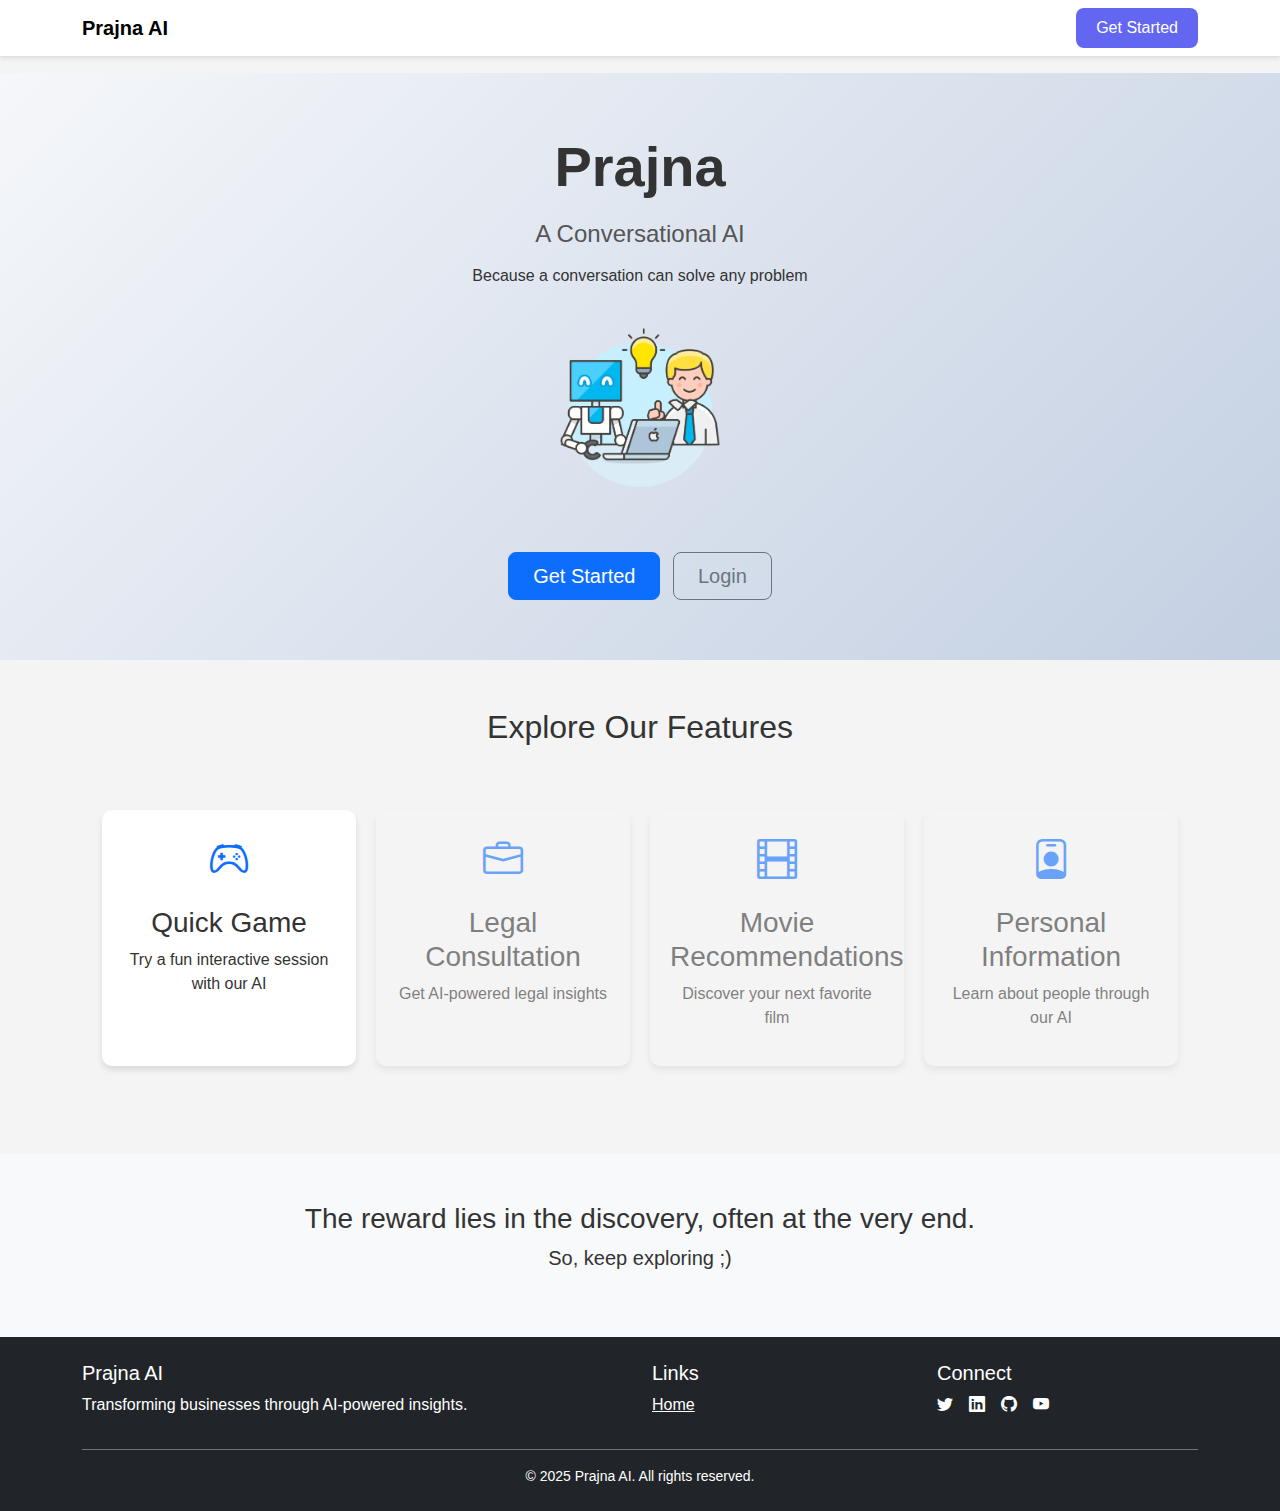
<file: index.html>
<!DOCTYPE html>
<html>
<head>
    <title>Home|Prajna AI</title>
    <meta name="viewport" content="width=device-width, initial-scale=1.0">
    <link href="https://cdn.jsdelivr.net/npm/bootstrap@5.3.0/dist/css/bootstrap.min.css" rel="stylesheet">
    <link rel="stylesheet" href="https://cdn.jsdelivr.net/npm/bootstrap-icons@1.11.0/font/bootstrap-icons.css">
    <style>
        html, body {
            height: 100%;
        }
        body {
            display: flex;
            flex-direction: column;
            min-height: 100vh;
            background-color: #f4f4f4;
            color: #333;
            font-family: 'Arial', sans-serif;
        }
        .content-wrapper {
            flex: 1 0 auto;
        }
        footer {
            flex-shrink: 0;
        }
        .navbar-nav .nav-link {
            color: #333;
            font-weight: 500;
        }
        .get-started-btn {
            background-color: #6366f1;
            color: white;
            border-radius: 8px;
            padding: 8px 20px;
            transition: all 0.3s ease;
            border: none;
        }
        .get-started-btn:hover {
            background-color: #5153cc;
            color: white;
        }
        
        /* Hero section styling */
        .hero-section {
            background: linear-gradient(135deg, #f5f7fa 0%, #c3cfe2 100%);
            padding: 60px 0;
            text-align: center;
        }
        .hero-title {
            font-size: 3.5rem;
            font-weight: 700;
            color: #333;
            margin-bottom: 20px;
        }
        .hero-subtitle {
            font-size: 1.5rem;
            margin-bottom: 15px;
            color: #555;
        }
        .hero-text {
            max-width: 700px;
            margin: 0 auto 30px;
        }
        
        /* Card container styling */
        .card-container {
            display: grid;
            grid-template-columns: repeat(auto-fit, minmax(250px, 1fr));
            gap: 20px;
            padding: 40px 20px;
        }
        .feature-card {
            background-color: white;
            border-radius: 10px;
            padding: 20px;
            text-align: center;
            transition: transform 0.3s ease, box-shadow 0.3s ease;
            text-decoration: none;
            color: #333;
            box-shadow: 0 4px 6px rgba(0,0,0,0.1);
        }
        .feature-card:hover {
            transform: translateY(-10px);
            box-shadow: 0 10px 15px rgba(0,0,0,0.1);
            color: #333;
        }
        .feature-card.disabled {
            opacity: 0.6;
            pointer-events: none;
            background-color: #f5f5f5;
        }
        .brand-image {
            width: 180px;
            margin-bottom: 30px;
        }
        
        /* Mobile optimizations */
        @media (max-width: 768px) {
            .hero-title {
                font-size: 2.5rem;
            }
            .hero-subtitle {
                font-size: 1.2rem;
            }
            .card-container {
                grid-template-columns: repeat(auto-fit, minmax(200px, 1fr));
                padding: 20px 15px;
            }
        }
    </style>
</head>
<body>
    <div class="content-wrapper">
        <nav class="navbar navbar-expand-lg navbar-light bg-white border-bottom shadow-sm mb-3">
            <div class="container">
                <a class="navbar-brand fw-bold" href="#">Prajna AI</a>
                <button class="navbar-toggler" type="button" data-bs-toggle="collapse" data-bs-target="#navbarNav">
                    <span class="navbar-toggler-icon"></span>
                </button>
                <div class="collapse navbar-collapse" id="navbarNav">
                    <ul class="navbar-nav me-auto mb-2 mb-lg-0">
                        <li class="nav-item">
                    </ul>

                    <a href="getstarted.html" class="btn get-started-btn">Get Started</a>
                </div>
            </div>
        </nav>

        <!-- Hero Section -->
        <section class="hero-section">
            <div class="container">
                <h1 class="hero-title">Prajna</h1>
                <h2 class="hero-subtitle">A Conversational AI</h2>
                <p class="hero-text">Because a conversation can solve any problem</p>
                <img src="AiLandingPage.png" alt="Prajna" class="brand-image">
                <div class="mt-4">
                    <a href="getstarted.html" class="btn btn-primary btn-lg px-4 me-2">Get Started</a>
                    <a href="login.html" class="btn btn-outline-secondary btn-lg px-4">Login</a>
                </div>
            </div>
        </section>

        <!-- Features / Cards Section -->
        <section class="container">
            <h2 class="text-center mt-5 mb-4">Explore Our Features</h2>
            <div class="card-container">
                <a href="getstarted.html" class="feature-card">
                    <div class="mb-3">
                        <i class="bi bi-controller fs-1 text-primary"></i>
                    </div>
                    <h3>Quick Game</h3>
                    <p>Try a fun interactive session with our AI</p>
                </a>
                <a href="#" class="feature-card disabled">
                    <div class="mb-3">
                        <i class="bi bi-briefcase fs-1 text-primary"></i>
                    </div>
                    <h3>Legal Consultation</h3>
                    <p>Get AI-powered legal insights</p>
                </a>
                <a href="#" class="feature-card disabled">
                    <div class="mb-3">
                        <i class="bi bi-film fs-1 text-primary"></i>
                    </div>
                    <h3>Movie Recommendations</h3>
                    <p>Discover your next favorite film</p>
                </a>
                <a href="#" class="feature-card disabled">
                    <div class="mb-3">
                        <i class="bi bi-person-badge fs-1 text-primary"></i>
                    </div>
                    <h3>Personal Information</h3>
                    <p>Learn about people through our AI</p>
                </a>
            </div>
        </section>

        <!-- Quote Section -->
        <section class="py-5 bg-light mt-5">
            <div class="container text-center">
                <h3>The reward lies in the discovery, often at the very end.</h3>
                <p class="lead">So, keep exploring ;)</p>
            </div>
        </section>
    </div>

    <!-- Footer -->
    <footer class="bg-dark text-white py-4">
        <div class="container">
            <div class="row">
                <div class="col-md-6">
                    <h5>Prajna AI</h5>
                    <p>Transforming businesses through AI-powered insights.</p>
                </div>
                <div class="col-md-3">
                    <h5>Links</h5>
                    <ul class="list-unstyled">
                        <li><a href="index.html" class="text-white">Home</a></li>
                    </ul>
                </div>
                <div class="col-md-3">
                    <h5>Connect</h5>
                    <div class="d-flex">
                        <a href="#" class="text-white me-3"><i class="bi bi-twitter"></i></a>
                        <a href="#" class="text-white me-3"><i class="bi bi-linkedin"></i></a>
                        <a href="#" class="text-white me-3"><i class="bi bi-github"></i></a>
                        <a href="#" class="text-white"><i class="bi bi-youtube"></i></a>
                    </div>
                </div>
            </div>
            <div class="border-top border-secondary pt-3 mt-3">
                <p class="small text-center mb-0">&copy; 2025 Prajna AI. All rights reserved.</p>
            </div>
        </div>
    </footer>

    <script src="https://cdn.jsdelivr.net/npm/bootstrap@5.3.0/dist/js/bootstrap.bundle.min.js"></script>
</body>
</html>
</file>
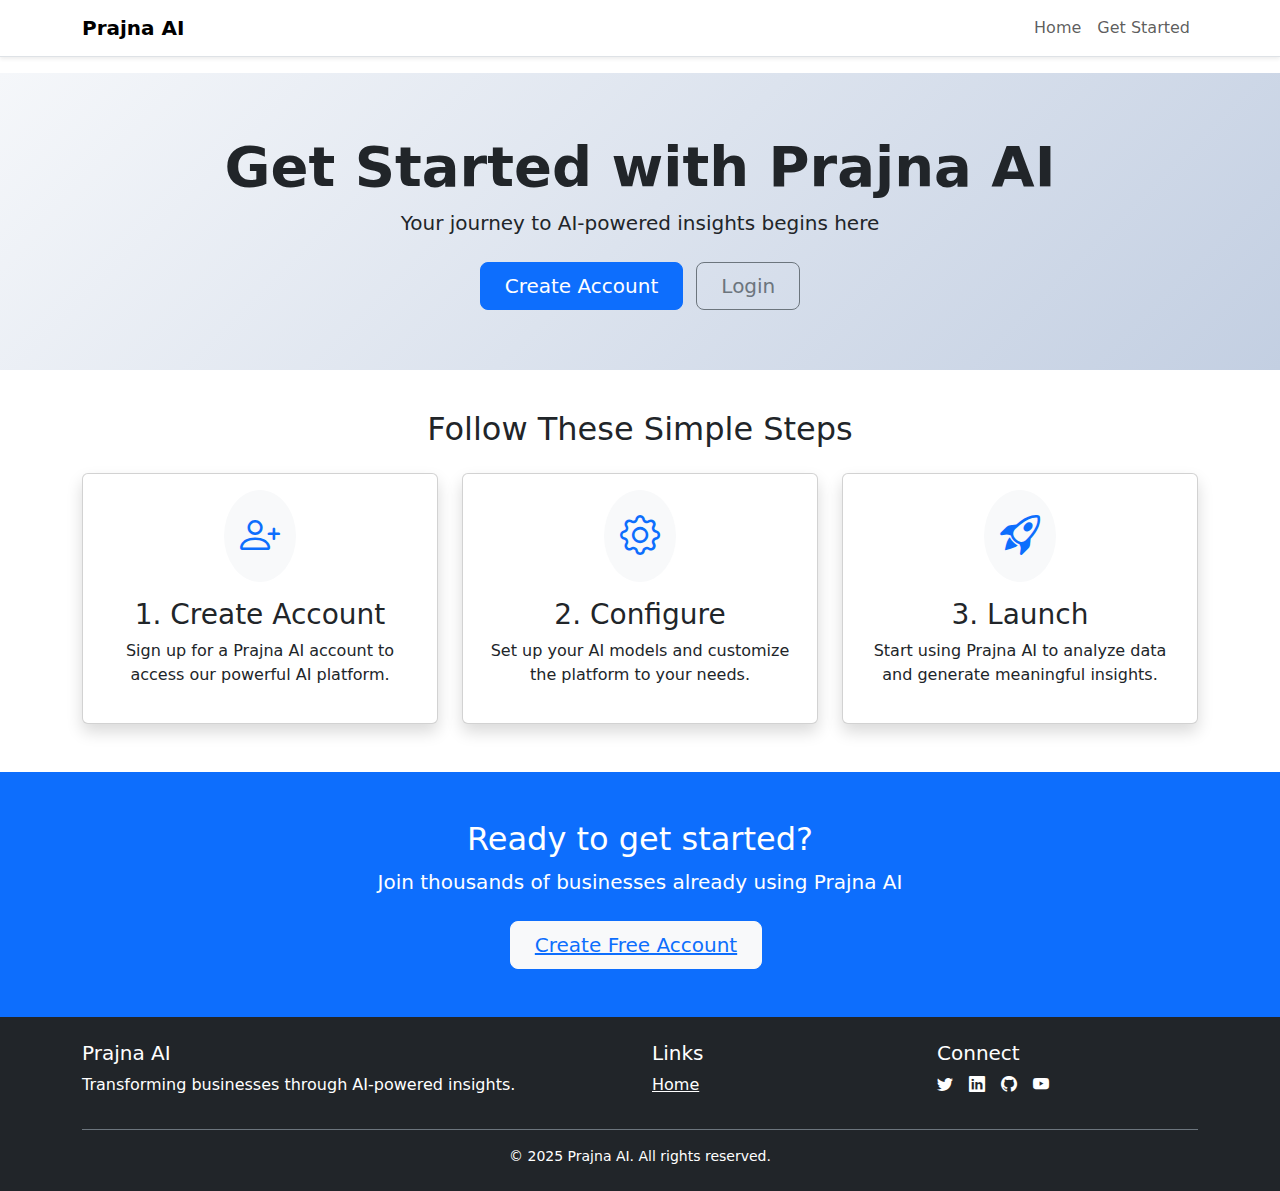
<file: getstarted.html>
<!DOCTYPE html>
<html>
<head>
    <title>Get Started|Prajna Ai</title>
    <meta name="viewport" content="width=device-width, initial-scale=1.0">
    <link href="https://cdn.jsdelivr.net/npm/bootstrap@5.3.0/dist/css/bootstrap.min.css" rel="stylesheet">
    <link rel="stylesheet" href="https://cdn.jsdelivr.net/npm/bootstrap-icons@1.11.0/font/bootstrap-icons.css">
    <style>
        html, body {
            height: 100%;
        }
        body {
            display: flex;
            flex-direction: column;
            min-height: 100vh;
        }
        .content-wrapper {
            flex: 1 0 auto;
        }
        footer {
            flex-shrink: 0;
        }
        .hero-section {
            background: linear-gradient(135deg, #f5f7fa 0%, #c3cfe2 100%);
            padding: 60px 0;
            margin-bottom: 40px;
        }
        .step-card {
            transition: transform 0.3s;
            margin-bottom: 20px;
        }
        .step-card:hover {
            transform: translateY(-10px);
        }
        .feature-icon {
            font-size: 2.5rem;
            margin-bottom: 1rem;
            color: #6366f1;
        }
        .modal-dialog {
            max-width: 90%;
            margin: 20px auto;
        }
        
        .modal-body {
            position: relative;
            padding: 0;
        }
        
        .video-container {
            position: relative;
            padding-bottom: 56.25%; /* 16:9 Aspect Ratio */
            height: 0;
            overflow: hidden;
        }
        
        .video-container iframe {
            position: absolute;
            top: 0;
            left: 0;
            width: 100%;
            height: 100%;
            border: 0;
        }
        
        /* Mobile-specific adjustments */
        @media (max-width: 768px) {
            .hero-section {
                padding: 30px 0;
                margin-bottom: 20px;
            }
            .display-4 {
                font-size: 2rem;
            }
            .lead {
                font-size: 1rem;
            }
            .btn-lg {
                padding: 0.5rem 1rem;
                font-size: 1rem;
            }
            .card-body {
                padding: 1rem;
            }
            .py-5 {
                padding-top: 2rem !important;
                padding-bottom: 2rem !important;
            }
            .rounded-circle {
                padding: 1.5rem !important;
            }
        }
    </style>
    <!-- ...existing head content... -->
</head>
<body>
    <div class="content-wrapper">
        <nav class="navbar navbar-expand-lg navbar-light bg-white border-bottom shadow-sm mb-3">
            <div class="container">
                <a class="navbar-brand fw-bold" href="index.html">Prajna AI</a>
                <button class="navbar-toggler" type="button" data-bs-toggle="collapse" data-bs-target="#navbarNav">
                    <span class="navbar-toggler-icon"></span>
                </button>
                <div class="collapse navbar-collapse" id="navbarNav">
                    <ul class="navbar-nav ms-auto">
                        <li class="nav-item">
                            <a class="nav-link" href="index.html">Home</a>
                        </li>
                        <li class="nav-item">
                            <a class="nav-link" href="getstarted.html">Get Started</a>
                        </li>
                    </ul>
                </div>
            </div>
        </nav>

        <!-- Hero Section -->
        <section class="hero-section">
            <div class="container text-center">
                <h1 class="display-4 fw-bold">Get Started with Prajna AI</h1>
                <p class="lead mb-4">Your journey to AI-powered insights begins here</p>
                <a href="signup.html" class="btn btn-primary btn-lg px-4 me-2">Create Account</a>
                <a href="login.html" class="btn btn-outline-secondary btn-lg px-4">Login</a>
            </div>
        </section>

        <!-- Getting Started Steps -->
        <section class="container mb-5">
            <h2 class="text-center mb-4">Follow These Simple Steps</h2>
            <div class="row g-4">
                <div class="col-md-4">
                    <div class="card h-100 shadow step-card">
                        <div class="card-body text-center">
                            <div class="rounded-circle bg-light p-3 d-inline-flex mb-3">
                                <i class="bi bi-person-plus fs-1 text-primary"></i>
                            </div>
                            <h3 class="card-title">1. Create Account</h3>
                            <p class="card-text">Sign up for a Prajna AI account to access our powerful AI platform.</p>
                        </div>
                    </div>
                </div>
                <div class="col-md-4">
                    <div class="card h-100 shadow step-card">
                        <div class="card-body text-center">
                            <div class="rounded-circle bg-light p-3 d-inline-flex mb-3">
                                <i class="bi bi-gear fs-1 text-primary"></i>
                            </div>
                            <h3 class="card-title">2. Configure</h3>
                            <p class="card-text">Set up your AI models and customize the platform to your needs.</p>
                        </div>
                    </div>
                </div>
                <div class="col-md-4">
                    <div class="card h-100 shadow step-card">
                        <div class="card-body text-center">
                            <div class="rounded-circle bg-light p-3 d-inline-flex mb-3">
                                <i class="bi bi-rocket-takeoff fs-1 text-primary"></i>
                            </div>
                            <h3 class="card-title">3. Launch</h3>
                            <p class="card-text">Start using Prajna AI to analyze data and generate meaningful insights.</p>
                        </div>
                    </div>
                </div>
            </div>
        </section>

        <!-- Call to Action -->
        <section class="bg-primary text-white py-5 text-center">
            <div class="container">
                <h2>Ready to get started?</h2>
                <p class="lead mb-4">Join thousands of businesses already using Prajna AI</p>
                <button class="btn btn-light btn-lg px-4 me-2"><a href="signup.html">Create Free Account</a></button>
            </div>
        </section>

        <!-- Tutorial Video Modal -->
        <div class="modal fade" id="tutorialModal" tabindex="-1" aria-labelledby="tutorialModalLabel" aria-hidden="true">
            <div class="modal-dialog modal-lg">
                <div class="modal-content">
                    <div class="modal-header">
                        <h5 class="modal-title" id="tutorialModalLabel">Prajna AI Tutorial</h5>
                        <button type="button" class="btn-close" data-bs-dismiss="modal" aria-label="Close"></button>
                    </div>

                    <div class="modal-footer">
                        <button type="button" class="btn btn-secondary" data-bs-dismiss="modal">Close</button>
                    </div>
                </div>
            </div>
        </div>
    </div>

    <!-- Footer -->
    <footer class="bg-dark text-white py-4">
        <div class="container">
            <div class="row">
                <div class="col-md-6">
                    <h5>Prajna AI</h5>
                    <p>Transforming businesses through AI-powered insights.</p>
                </div>
                <div class="col-md-3">
                    <h5>Links</h5>
                    <ul class="list-unstyled">
                        <li><a href="#" class="text-white">Home</a></li>
                    </ul>
                </div>
                <div class="col-md-3">
                    <h5>Connect</h5>
                    <div class="d-flex">
                        <a href="#" class="text-white me-3"><i class="bi bi-twitter"></i></a>
                        <a href="#" class="text-white me-3"><i class="bi bi-linkedin"></i></a>
                        <a href="#" class="text-white me-3"><i class="bi bi-github"></i></a>
                        <a href="#" class="text-white"><i class="bi bi-youtube"></i></a>
                    </div>
                </div>
            </div>
            <div class="border-top border-secondary pt-3 mt-3">
                <p class="small text-center mb-0">&copy; 2025 Prajna AI. All rights reserved.</p>
            </div>
        </div>
    </footer>

    <script src="https://cdn.jsdelivr.net/npm/bootstrap@5.3.0/dist/js/bootstrap.bundle.min.js"></script>
    <script>
        // Stop YouTube video when modal is closed
        const tutorialModal = document.getElementById('tutorialModal')
        if (tutorialModal) {
            tutorialModal.addEventListener('hidden.bs.modal', function () {
                const iframe = tutorialModal.querySelector('iframe');
                const iframeSrc = iframe.src;
                iframe.src = '';
                setTimeout(function(){
                    iframe.src = iframeSrc;
                }, 100);
            });
        }
    </script>
    <!-- ...existing scripts... -->
</body>
</html>
</file>
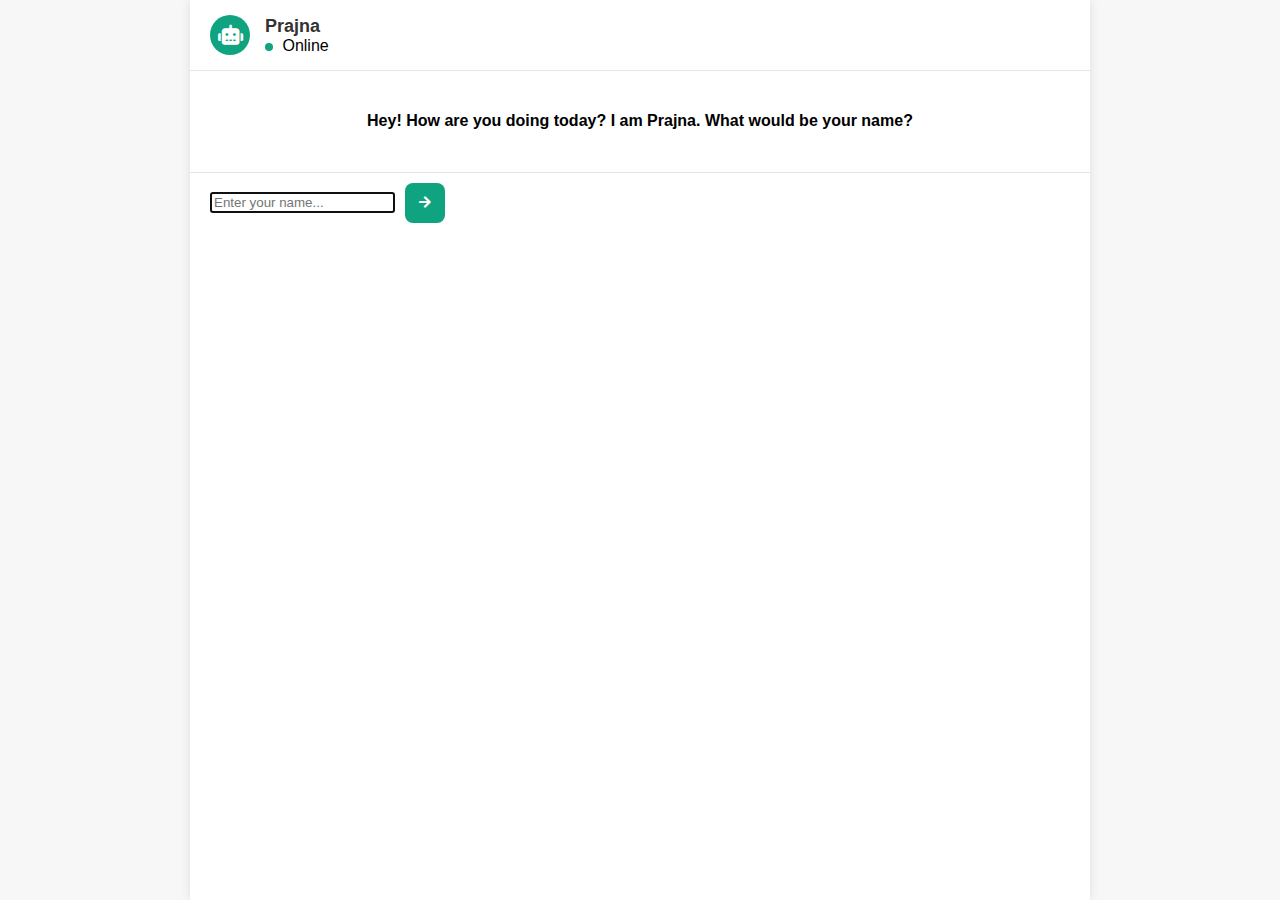
<file: index_chat__.html>
<!DOCTYPE html>
<html lang="en">
<!-- Added by HTTrack --><meta http-equiv="content-type" content="text/html;charset=utf-8" /><!-- /Added by HTTrack -->
<head>
    <meta charset="UTF-8">
    <meta name="viewport" content="width=device-width, initial-scale=1.0">
    <title>Prajna Chatbot</title>
    <link rel="stylesheet" href="styles.css">
    <link rel="stylesheet" href="https://cdnjs.cloudflare.com/ajax/libs/font-awesome/5.15.3/css/all.min.css">
</head>
<body>
    <div class="chat-wrapper">
        <!-- Bot Header -->
        <div class="chat-header">
            <div class="bot-avatar">
                <i class="fas fa-robot"></i>
            </div>
            <div class="bot-info">
                <h2>Prajna</h2>
                <div class="bot-status">
                    <span class="status-indicator online"></span>
                    <span>Online</span>
                </div>
            </div>
        </div>

        <!-- Main Chat Area Container -->
        <div class="chat-main-container">
            <!-- Initial Greeting -->
            <div id="header" class="greeting-section">
                <h4 id="initial-message">
                    Hey! How are you doing today? I am Prajna. What would be your name?
                </h4>
            </div>

            <!-- Name Input Section -->
            <div id="name-input-section" class="input-section">
                <input type="text" id="name-input" placeholder="Enter your name..." autofocus>
                <button onclick="submitName()" class="send-btn">
                    <i class="fas fa-arrow-right"></i>
                </button>
            </div>

            <!-- Dynamic Content Section (Initially Hidden) -->
            <div id="dynamic-content" style="display: none;">
                <p id="dynamic-message"></p>
            </div>

            <!-- Chat Container (Initially Hidden) -->
            <div id="chat-container" style="display: none; flex: 1; overflow-y: auto;">
                <div id="chat-display" class="chat-messages"></div>
                <div class="typing-indicator" id="typing-indicator" style="display: none;">
                    <span></span>
                    <span></span>
                    <span></span>
                </div>
                <div class="message-input-container">
                    <input type="text" id="user-input" placeholder="Type your message..." class="message-input">
                    <button onclick="sendMessage()" class="send-btn">
                        <i class="fas fa-paper-plane"></i>
                    </button>
                </div>
            </div>
        </div>
    </div>

    <script src="script.js"></script>
    <script>
        // Add ability to send message with Enter key
        document.getElementById('user-input').addEventListener('keypress', function(e) {
            if (e.key === 'Enter') {
                sendMessage();
            }
        });
        
        document.getElementById('name-input').addEventListener('keypress', function(e) {
            if (e.key === 'Enter') {
                submitName();
            }
        });
    </script>
</body>
</html>
</file>
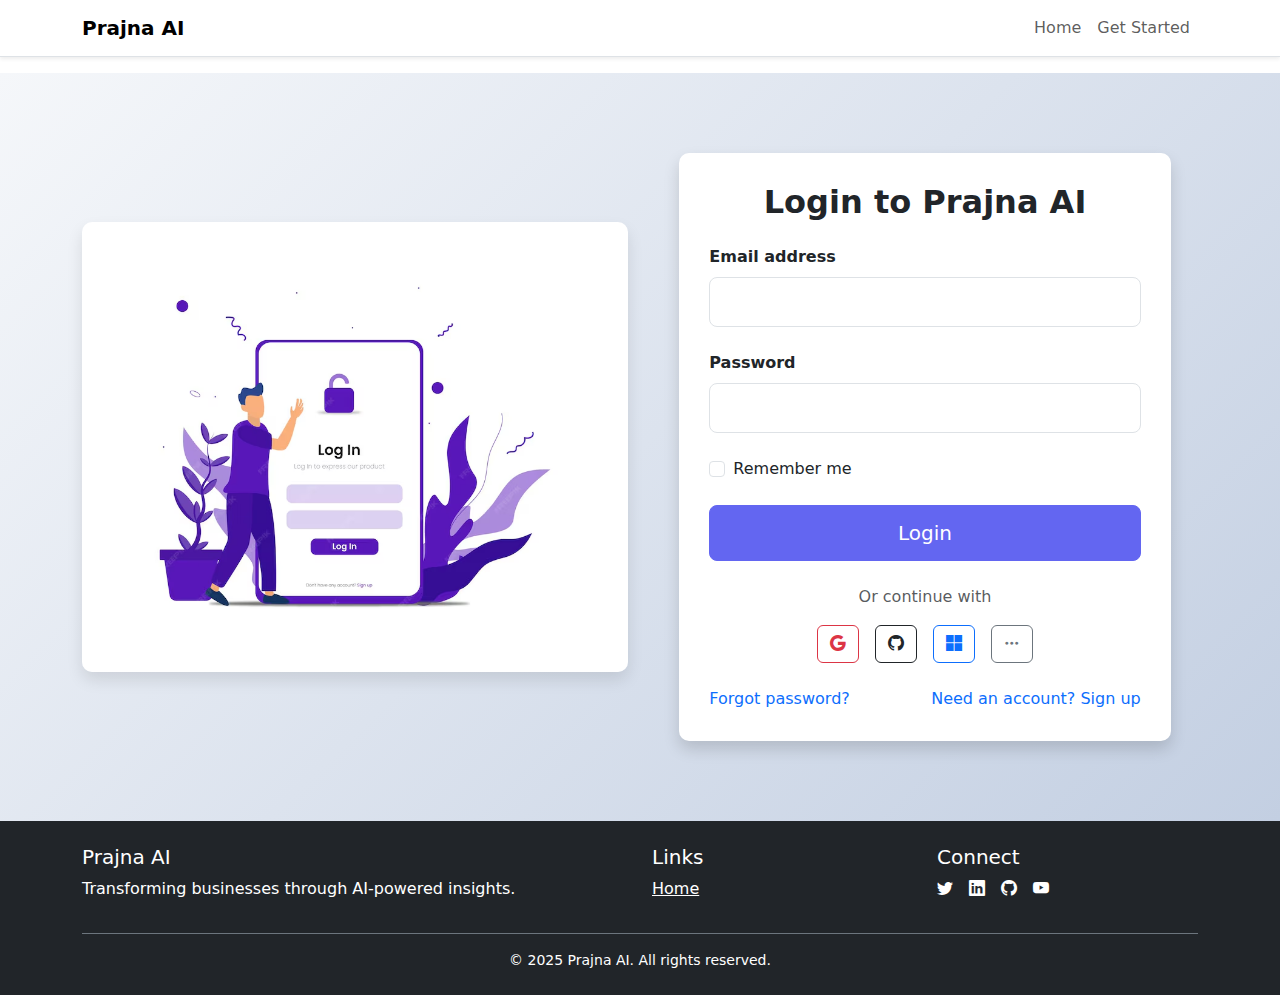
<file: login.html>
<!DOCTYPE html>
<html>
<head>
    <title>Login|Prajna AI</title>
    <meta name="viewport" content="width=device-width, initial-scale=1.0">
    <link href="https://cdn.jsdelivr.net/npm/bootstrap@5.3.0/dist/css/bootstrap.min.css" rel="stylesheet">
    <link rel="stylesheet" href="https://cdn.jsdelivr.net/npm/bootstrap-icons@1.11.0/font/bootstrap-icons.css">
    <style>
        html, body {
            height: 100%;
        }
        body {
            display: flex;
            flex-direction: column;
            min-height: 100vh;
        }
        .content-wrapper {
            flex: 1 0 auto;
        }
        footer {
            flex-shrink: 0;
        }
        .login-container {
            max-width: 100%;
            margin: 0;
            padding: 30px;
            border-radius: 10px;
            box-shadow: 0 0.5rem 1rem rgba(0, 0, 0, 0.15);
            background-color: white;
            width: 90%;
        }
        .hero-section {
            background: linear-gradient(135deg, #f5f7fa 0%, #c3cfe2 100%);
            padding: 80px 0;
            min-height: 500px;
            display: flex;
            align-items: center;
        }
        .hero-image {
            width: 100%;
            height: 450px;
            object-fit: cover;
            border-radius: 10px;
            box-shadow: 0 0.5rem 1rem rgba(0, 0, 0, 0.1);
        }
        .hero-col {
            display: flex;
            align-items: center;
            justify-content: center;
        }
        .form-control {
            padding: 0.75rem 1rem;
            border-radius: 8px;
        }
        .form-control:focus {
            border-color: #6366f1;
            box-shadow: 0 0 0 0.25rem rgba(99, 102, 241, 0.25);
        }
        .btn-primary {
            background-color: #6366f1;
            border-color: #6366f1;
            padding: 0.75rem 1.5rem;
            border-radius: 8px;
            font-weight: 500;
        }
        .btn-primary:hover {
            background-color: #5153cc;
            border-color: #5153cc;
        }
        /* Mobile-specific adjustments */
        @media (max-width: 768px) {
            .login-container {
                max-width: 90%;
                margin: 10px auto;
            }
            .hero-image-container {
                display: none;
            }
            .hero-section {
                padding: 40px 0;
                min-height: auto;
            }
        }
        @media (max-width: 576px) {
            .login-container {
                padding: 15px;
                margin: 10px auto;
            }
            .hero-section {
                padding: 20px 0;
            }
            .mt-3.d-flex {
                flex-direction: column;
                gap: 10px;
                text-align: center;
            }
            .btn-lg {
                padding: 0.5rem 1rem;
                font-size: 1rem;
            }
        }
    </style>
</head>
<body>
    <div class="content-wrapper">
        <nav class="navbar navbar-expand-lg navbar-light bg-white border-bottom shadow-sm mb-3">
            <div class="container">
                <a class="navbar-brand fw-bold" href="index.html">Prajna AI</a>
                <button class="navbar-toggler" type="button" data-bs-toggle="collapse" data-bs-target="#navbarNav">
                    <span class="navbar-toggler-icon"></span>
                </button>
                <div class="collapse navbar-collapse" id="navbarNav">
                    <ul class="navbar-nav ms-auto">
                        <li class="nav-item">
                            <a class="nav-link" href="index.html">Home</a>
                        </li>
                        <li class="nav-item">
                            <a class="nav-link" href="getstarted.html">Get Started</a>
                        </li>
                    </ul>
                </div>
            </div>
        </nav>

        <section class="hero-section">
            <div class="container">
                <div class="row">
                    <div class="col-md-6 hero-col hero-image-container mb-3 mb-md-0">
                        <img src="login.avif" alt="AI Technology" class="hero-image">
                    </div>
                    <div class="col-md-6 hero-col">
                        <div class="login-container">
                            <h2 class="text-center mb-4 fw-bold">Login to Prajna AI</h2>
                            <form>
                                <div class="mb-4">
                                    <label for="email" class="form-label fw-semibold">Email address</label>
                                    <input type="email" class="form-control" id="email" required>
                                </div>
                                <div class="mb-4">
                                    <label for="password" class="form-label fw-semibold">Password</label>
                                    <input type="password" class="form-control" id="password" required>
                                </div>
                                <div class="mb-4 form-check">
                                    <input type="checkbox" class="form-check-input" id="rememberMe">
                                    <label class="form-check-label" for="rememberMe">Remember me</label>
                                </div>
                                <div class="d-grid gap-2 mb-4">
                                    <button type="submit" class="btn btn-primary btn-lg">Login</button>
                                </div>
                                
                                <!-- Social Login Options -->
                                <div class="text-center mb-4">
                                    <p class="text-muted mb-3">Or continue with</p>
                                    <div class="d-flex justify-content-center gap-3">
                                        <button type="button" class="btn btn-outline-danger" title="Login with Google">
                                            <i class="bi bi-google"></i>
                                        </button>
                                        <button type="button" class="btn btn-outline-dark" title="Login with GitHub">
                                            <i class="bi bi-github"></i>
                                        </button>
                                        <button type="button" class="btn btn-outline-primary" title="Login with Microsoft">
                                            <i class="bi bi-microsoft"></i>
                                        </button>
                                        <button type="button" class="btn btn-outline-secondary" title="More options">
                                            <i class="bi bi-three-dots"></i>
                                        </button>
                                    </div>
                                </div>
                                
                                <div class="d-flex justify-content-between">
                                    <a href="#" class="text-decoration-none">Forgot password?</a>
                                    <a href="signup.html" class="text-decoration-none">Need an account? Sign up</a>
                                </div>
                            </form>
                        </div>
                    </div>
                </div>
            </div>
        </section>
    </div>

    <!-- Footer -->
    <footer class="bg-dark text-white py-4">
        <div class="container">
            <div class="row">
                <div class="col-md-6">
                    <h5>Prajna AI</h5>
                    <p>Transforming businesses through AI-powered insights.</p>
                </div>
                <div class="col-md-3">
                    <h5>Links</h5>
                    <ul class="list-unstyled">
                        <li><a href="index.html" class="text-white">Home</a></li>
                    </ul>
                </div>
                <div class="col-md-3">
                    <h5>Connect</h5>
                    <div class="d-flex">
                        <a href="#" class="text-white me-3"><i class="bi bi-twitter"></i></a>
                        <a href="#" class="text-white me-3"><i class="bi bi-linkedin"></i></a>
                        <a href="#" class="text-white me-3"><i class="bi bi-github"></i></a>
                        <a href="#" class="text-white"><i class="bi bi-youtube"></i></a>
                    </div>
                </div>
            </div>
            <div class="border-top border-secondary pt-3 mt-3">
                <p class="small text-center mb-0">&copy; 2025 Prajna AI. All rights reserved.</p>
            </div>
        </div>
    </footer>

    <script src="https://cdn.jsdelivr.net/npm/bootstrap@5.3.0/dist/js/bootstrap.bundle.min.js"></script>
</body>
</html>
</file>
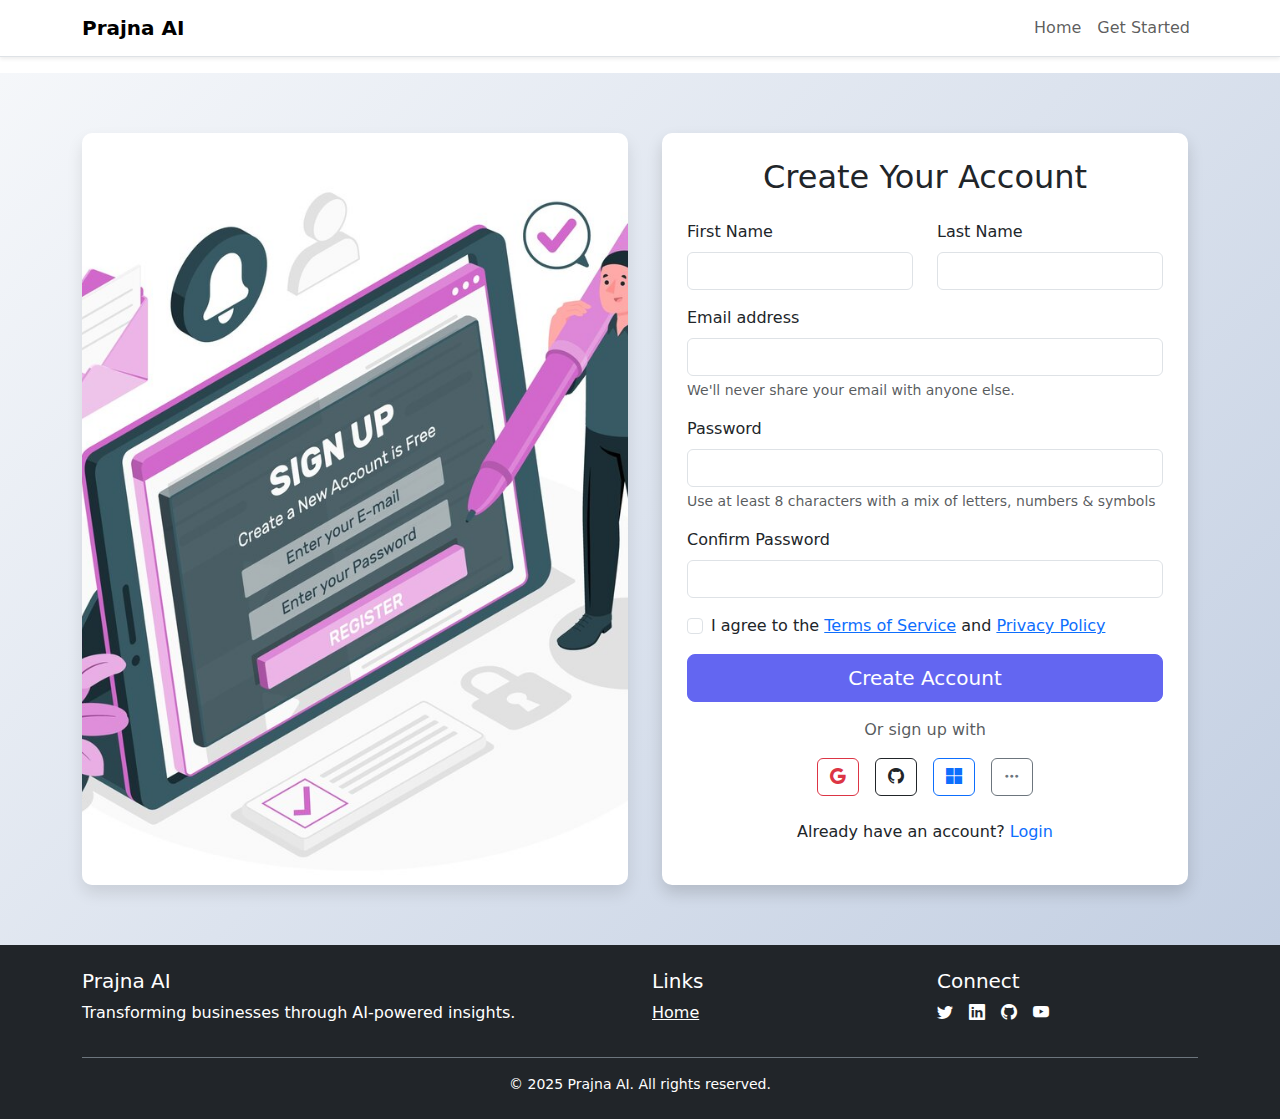
<file: signup.html>
<!DOCTYPE html>
<html>
<head>
    <title>Sign Up|Prajna AI</title>
    <meta name="viewport" content="width=device-width, initial-scale=1.0">
    <link href="https://cdn.jsdelivr.net/npm/bootstrap@5.3.0/dist/css/bootstrap.min.css" rel="stylesheet">
    <link rel="stylesheet" href="https://cdn.jsdelivr.net/npm/bootstrap-icons@1.11.0/font/bootstrap-icons.css">
    <style>
        html, body {
            height: 100%;
        }
        body {
            display: flex;
            flex-direction: column;
            min-height: 100vh;
        }
        .content-wrapper {
            flex: 1 0 auto;
        }
        footer {
            flex-shrink: 0;
        }
        .signup-container {
            max-width: 100%;
            margin: 0;
            padding: 25px;
            border-radius: 10px;
            box-shadow: 0 0.5rem 1rem rgba(0, 0, 0, 0.15);
            background-color: white;
        }
        .hero-section {
            background: linear-gradient(135deg, #f5f7fa 0%, #c3cfe2 100%);
            padding: 60px 0;
        }
        .hero-image {
            width: 100%;
            height: 100%;
            object-fit: cover;
            border-radius: 10px;
            box-shadow: 0 0.5rem 1rem rgba(0, 0, 0, 0.1);
        }
        .hero-col {
            display: flex;
            align-items: center;
            justify-content: center;
        }
        .form-control:focus {
            border-color: #6366f1;
            box-shadow: 0 0 0 0.25rem rgba(99, 102, 241, 0.25);
        }
        .btn-primary {
            background-color: #6366f1;
            border-color: #6366f1;
        }
        .btn-primary:hover {
            background-color: #5153cc;
            border-color: #5153cc;
        }
        /* Mobile-specific adjustments */
        @media (max-width: 768px) {
            .signup-container {
                max-width: 90%;
                margin: 10px auto;
            }
            .hero-image-container {
                display: none;
            }
        }
        @media (max-width: 576px) {
            .signup-container {
                padding: 15px;
                margin: 10px auto;
            }
            .hero-section {
                padding: 20px 0;
            }
            .btn-lg {
                padding: 0.5rem 1rem;
                font-size: 1rem;
            }
            .row {
                margin-right: -10px;
                margin-left: -10px;
            }
            .col-md-6 {
                padding-right: 10px;
                padding-left: 10px;
            }
        }
    </style>
</head>
<body>
    <div class="content-wrapper">
        <nav class="navbar navbar-expand-lg navbar-light bg-white border-bottom shadow-sm mb-3">
            <div class="container">
                <a class="navbar-brand fw-bold" href="index.html">Prajna AI</a>
                <button class="navbar-toggler" type="button" data-bs-toggle="collapse" data-bs-target="#navbarNav">
                    <span class="navbar-toggler-icon"></span>
                </button>
                <div class="collapse navbar-collapse" id="navbarNav">
                    <ul class="navbar-nav ms-auto">
                        <li class="nav-item">
                            <a class="nav-link" href="index.html">Home</a>
                        </li>
                        <li class="nav-item">
                            <a class="nav-link" href="getstarted.html">Get Started</a>
                        </li>
                    </ul>
                </div>
            </div>
        </nav>

        <section class="hero-section">
            <div class="container">
                <div class="row">
                    <div class="col-md-6 hero-col hero-image-container mb-3 mb-md-0">
                        <img src="signup.jpg" alt="AI Analytics" class="hero-image">
                    </div>
                    <div class="col-md-6 hero-col">
                        <div class="signup-container">
                            <h2 class="text-center mb-4">Create Your Account</h2>
                            <form>
                                <div class="row">
                                    <div class="col-md-6 mb-3">
                                        <label for="firstName" class="form-label">First Name</label>
                                        <input type="text" class="form-control" id="firstName" required>
                                    </div>
                                    <div class="col-md-6 mb-3">
                                        <label for="lastName" class="form-label">Last Name</label>
                                        <input type="text" class="form-control" id="lastName" required>
                                    </div>
                                </div>
                                <div class="mb-3">
                                    <label for="email" class="form-label">Email address</label>
                                    <input type="email" class="form-control" id="email" required>
                                    <div class="form-text">We'll never share your email with anyone else.</div>
                                </div>
                                <div class="mb-3">
                                    <label for="password" class="form-label">Password</label>
                                    <input type="password" class="form-control" id="password" required>
                                    <div class="form-text">Use at least 8 characters with a mix of letters, numbers & symbols</div>
                                </div>
                                <div class="mb-3">
                                    <label for="confirmPassword" class="form-label">Confirm Password</label>
                                    <input type="password" class="form-control" id="confirmPassword" required>
                                </div>
                                <div class="mb-3 form-check">
                                    <input type="checkbox" class="form-check-input" id="termsCheck" required>
                                    <label class="form-check-label" for="termsCheck">I agree to the <a href="#">Terms of Service</a> and <a href="#">Privacy Policy</a></label>
                                </div>
                                <div class="d-grid gap-2">
                                    <button type="submit" class="btn btn-primary btn-lg">Create Account</button>
                                </div>
                                
                                <!-- Social Signup Options -->
                                <div class="text-center mb-4 mt-3">
                                    <p class="text-muted mb-3">Or sign up with</p>
                                    <div class="d-flex justify-content-center gap-3">
                                        <button type="button" class="btn btn-outline-danger" title="Sign up with Google">
                                            <i class="bi bi-google"></i>
                                        </button>
                                        <button type="button" class="btn btn-outline-dark" title="Sign up with GitHub">
                                            <i class="bi bi-github"></i>
                                        </button>
                                        <button type="button" class="btn btn-outline-primary" title="Sign up with Microsoft">
                                            <i class="bi bi-microsoft"></i>
                                        </button>
                                        <button type="button" class="btn btn-outline-secondary" title="More options">
                                            <i class="bi bi-three-dots"></i>
                                        </button>
                                    </div>
                                </div>
                                
                                <div class="mt-3 text-center">
                                    <p>Already have an account? <a href="login.html" class="text-decoration-none">Login</a></p>
                                </div>
                            </form>
                        </div>
                    </div>
                </div>
            </div>
        </section>
    </div>

    <!-- Footer -->
    <footer class="bg-dark text-white py-4">
        <div class="container">
            <div class="row">
                <div class="col-md-6">
                    <h5>Prajna AI</h5>
                    <p>Transforming businesses through AI-powered insights.</p>
                </div>
                <div class="col-md-3">
                    <h5>Links</h5>
                    <ul class="list-unstyled">
                        <li><a href="index.html" class="text-white">Home</a></li>
                    </ul>
                </div>
                <div class="col-md-3">
                    <h5>Connect</h5>
                    <div class="d-flex">
                        <a href="#" class="text-white me-3"><i class="bi bi-twitter"></i></a>
                        <a href="#" class="text-white me-3"><i class="bi bi-linkedin"></i></a>
                        <a href="#" class="text-white me-3"><i class="bi bi-github"></i></a>
                        <a href="#" class="text-white"><i class="bi bi-youtube"></i></a>
                    </div>
                </div>
            </div>
            <div class="border-top border-secondary pt-3 mt-3">
                <p class="small text-center mb-0">&copy; 2025 Prajna AI. All rights reserved.</p>
            </div>
        </div>
    </footer>

    <script src="https://cdn.jsdelivr.net/npm/bootstrap@5.3.0/dist/js/bootstrap.bundle.min.js"></script>
</body>
</html>
</file>
<file: styles.css>
/* General styles */
body {
    font-family: 'Segoe UI', Tahoma, Geneva, Verdana, sans-serif;
    margin: 0;
    padding: 0;
    background-color: #f7f7f8;
    height: 100vh;
    display: flex;
    justify-content: center;
}

.chat-wrapper {
    display: flex;
    flex-direction: column;
    width: 100%;
    max-width: 900px;
    height: 100%;
    background-color: #ffffff;
    box-shadow: 0 0 10px rgba(0, 0, 0, 0.1);
}

/* Chat header */
.chat-header {
    display: flex;
    align-items: center;
    padding: 15px 20px;
    background-color: #ffffff;
    border-bottom: 1px solid #e5e5e5;
}

.bot-avatar {
    width: 40px;
    height: 40px;
    display: flex;
    align-items: center;
    justify-content: center;
    background-color: #10a37f; /* ChatGPT green color */
    border-radius: 50%;
    margin-right: 15px;
}

.bot-avatar i {
    color: #ffffff;
    font-size: 20px;
}

.bot-info h2 {
    margin: 0;
    font-size: 18px;
    color: #333;
}

.status-indicator {
    display: inline-block;
    width: 8px;
    height: 8px;
    border-radius: 50%;
    margin-right: 5px;
}

.status-indicator.online {
    background-color: #10a37f; /* ChatGPT green color */
}

/* Main chat container */
.chat-main-container {
    display: flex;
    flex-direction: column;
    height: calc(100% - 71px);
    position: relative;
}

/* Greeting section */
.greeting-section {
    padding: 20px;
    text-align: center;
}

.input-section {
    display: flex;
    padding: 10px 20px;
    border-top: 1px solid #e5e5e5;
    background-color: #ffffff;
    align-items: center;
}

/* Chat messages display */
#chat-container {
    position: relative;
    height: 100%;
    display: flex;
    flex-direction: column;
}

.chat-messages {
    flex: 1;
    overflow-y: auto;
    padding: 20px;
    display: flex;
    flex-direction: column;
    gap: 16px;
}

/* Message styling */
.message {
    padding: 15px;
    border-radius: 8px;
    max-width: 80%;
    line-height: 1.5;
}

.user-message {
    background-color: #10a37f; /* ChatGPT green color */
    color: white;
    align-self: flex-end;
}

.bot-message {
    background-color: #f7f7f8;
    border: 1px solid #e5e5e5;
    color: #333;
    align-self: flex-start;
}

/* Message input */
.message-input-container {
    display: flex;
    padding: 15px 20px;
    border-top: 1px solid #e5e5e5;
    background-color: #ffffff;
    position: sticky;
    bottom: 0;
}

.message-input {
    flex: 1;
    padding: 12px 15px;
    border: 1px solid #e5e5e5;
    border-radius: 8px;
    font-size: 14px;
    outline: none;
    transition: border 0.2s;
}

.message-input:focus {
    border-color: #10a37f; /* ChatGPT green color */
}

.send-btn {
    background-color: #10a37f; /* ChatGPT green color */
    color: white;
    border: none;
    border-radius: 8px;
    width: 40px;
    height: 40px;
    margin-left: 10px;
    cursor: pointer;
    display: flex;
    align-items: center;
    justify-content: center;
}

/* Typing indicator */
.typing-indicator {
    display: flex;
    padding: 15px;
    align-items: center;
    gap: 5px;
    align-self: flex-start;
}

.typing-indicator span {
    width: 8px;
    height: 8px;
    background-color: #10a37f; /* ChatGPT green color */
    border-radius: 50%;
    display: inline-block;
    animation: bounce 1.3s linear infinite;
}

.typing-indicator span:nth-child(2) {
    animation-delay: 0.15s;
}

.typing-indicator span:nth-child(3) {
    animation-delay: 0.3s;
}

@keyframes bounce {
    0%, 60%, 100% {
        transform: translateY(0);
    }
    30% {
        transform: translateY(-4px);
    }
}

/* Responsive design */
@media (max-width: 768px) {
    .chat-wrapper {
        width: 100%;
        height: 100%;
    }
    
    .message {
        max-width: 90%;
    }
}
</file>
